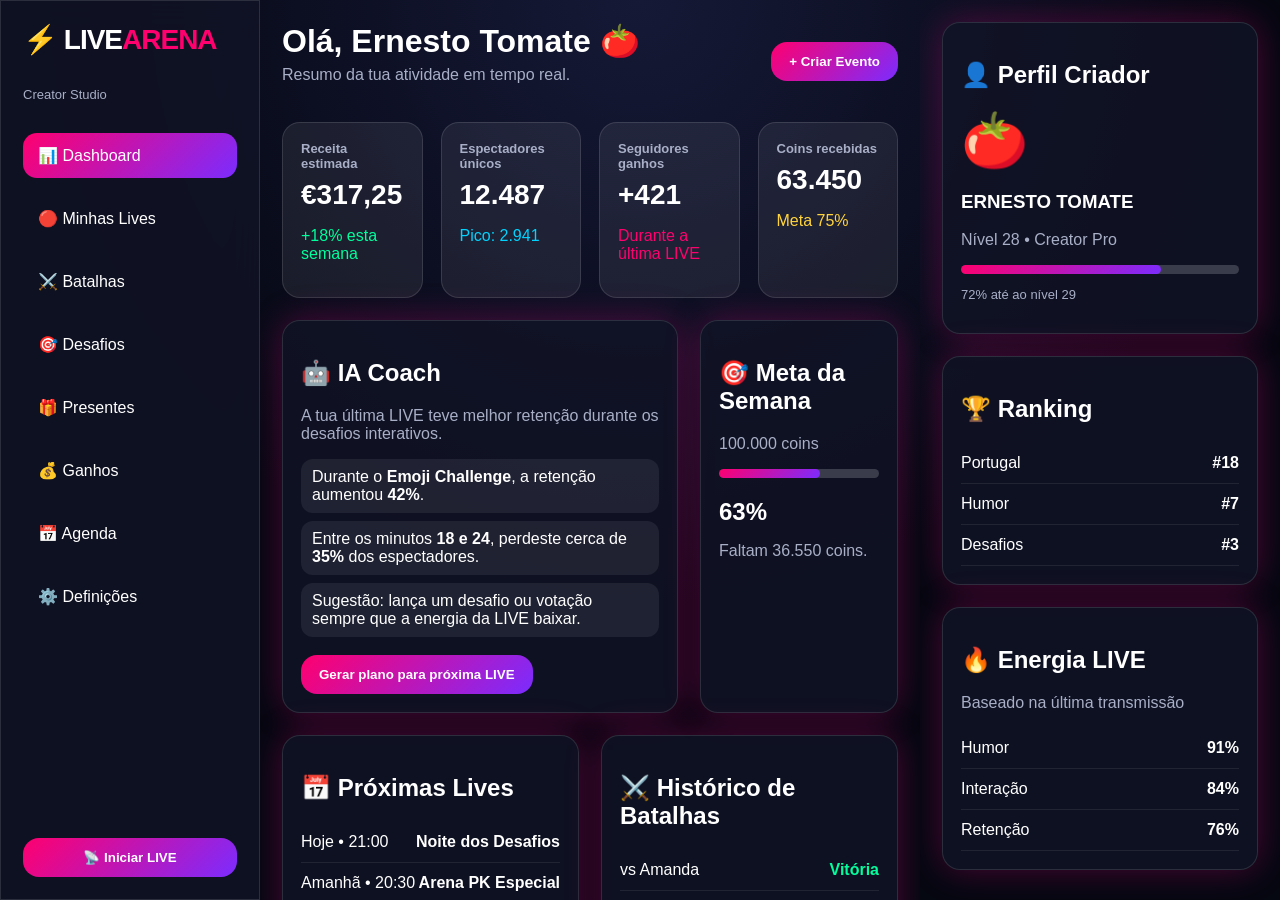
<file: dashboard.html>
<!DOCTYPE html>
<html lang="pt-PT">
<head>
  <meta charset="UTF-8">
  <meta name="viewport" content="width=device-width, initial-scale=1.0">
  <title>LIVEARENA - Dashboard Criador</title>
  <link rel="stylesheet" href="style.css">
</head>

<body>
  <div class="app-shell">

    <aside class="sidebar glass">
      <div class="logo">⚡ LIVE<span>ARENA</span></div>
      <p style="color:var(--muted);font-size:13px;">Creator Studio</p>

      <div class="nav-item active">📊 Dashboard</div>
      <div class="nav-item">🔴 Minhas Lives</div>
      <div class="nav-item">⚔️ Batalhas</div>
      <div class="nav-item">🎯 Desafios</div>
      <div class="nav-item">🎁 Presentes</div>
      <div class="nav-item">💰 Ganhos</div>
      <div class="nav-item">📅 Agenda</div>
      <div class="nav-item">⚙️ Definições</div>

      <button class="btn" style="margin-top:auto;">📡 Iniciar LIVE</button>
    </aside>

    <main class="main">

      <header style="display:flex;justify-content:space-between;align-items:center;margin-bottom:22px;">
        <div>
          <h1 style="margin:0;">Olá, Ernesto Tomate 🍅</h1>
          <p style="color:var(--muted);margin-top:6px;">Resumo da tua atividade em tempo real.</p>
        </div>
        <button class="btn">+ Criar Evento</button>
      </header>

      <section class="stat-grid">
        <div class="stat-card">
          <h3>Receita estimada</h3>
          <strong>€317,25</strong>
          <p style="color:var(--green);">+18% esta semana</p>
        </div>

        <div class="stat-card">
          <h3>Espectadores únicos</h3>
          <strong>12.487</strong>
          <p style="color:var(--cyan);">Pico: 2.941</p>
        </div>

        <div class="stat-card">
          <h3>Seguidores ganhos</h3>
          <strong>+421</strong>
          <p style="color:var(--pink);">Durante a última LIVE</p>
        </div>

        <div class="stat-card">
          <h3>Coins recebidas</h3>
          <strong>63.450</strong>
          <p style="color:var(--yellow);">Meta 75%</p>
        </div>
      </section>

      <section style="display:grid;grid-template-columns:2fr 1fr;gap:22px;margin-top:22px;">

        <div class="card">
          <h2>🤖 IA Coach</h2>
          <p style="color:var(--muted);">
            A tua última LIVE teve melhor retenção durante os desafios interativos.
          </p>

          <div class="chat-message">
            Durante o <b>Emoji Challenge</b>, a retenção aumentou <b>42%</b>.
          </div>

          <div class="chat-message">
            Entre os minutos <b>18 e 24</b>, perdeste cerca de <b>35%</b> dos espectadores.
          </div>

          <div class="chat-message">
            Sugestão: lança um desafio ou votação sempre que a energia da LIVE baixar.
          </div>

          <button class="btn" style="margin-top:10px;">Gerar plano para próxima LIVE</button>
        </div>

        <div class="card">
          <h2>🎯 Meta da Semana</h2>
          <p style="color:var(--muted);">100.000 coins</p>

          <div class="progress">
            <div class="progress-fill" style="width:63%;"></div>
          </div>

          <h1 style="margin-bottom:0;">63%</h1>
          <p style="color:var(--muted);">Faltam 36.550 coins.</p>
        </div>

      </section>

      <section style="display:grid;grid-template-columns:1fr 1fr;gap:22px;margin-top:22px;">

        <div class="card">
          <h2>📅 Próximas Lives</h2>

          <div class="ranking-item">
            <span>Hoje • 21:00</span>
            <b>Noite dos Desafios</b>
          </div>

          <div class="ranking-item">
            <span>Amanhã • 20:30</span>
            <b>Arena PK Especial</b>
          </div>

          <div class="ranking-item">
            <span>Sexta • 22:00</span>
            <b>LIVE Music Battle</b>
          </div>

          <button class="btn btn-secondary" style="margin-top:16px;width:100%;">Editar agenda</button>
        </div>

        <div class="card">
          <h2>⚔️ Histórico de Batalhas</h2>

          <div class="ranking-item">
            <span>vs Amanda</span>
            <b style="color:var(--green);">Vitória</b>
          </div>

          <div class="ranking-item">
            <span>vs Mel Magna</span>
            <b style="color:var(--pink);">Derrota</b>
          </div>

          <div class="ranking-item">
            <span>vs Lucio Costa</span>
            <b style="color:var(--green);">Vitória</b>
          </div>

          <div class="ranking-item">
            <span>vs Sofia</span>
            <b style="color:var(--yellow);">Empate</b>
          </div>
        </div>

      </section>

    </main>

    <aside class="right-panel">

      <div class="card">
        <h2>👤 Perfil Criador</h2>
        <div style="font-size:54px;">🍅</div>
        <h3>ERNESTO TOMATE</h3>
        <p style="color:var(--muted);">Nível 28 • Creator Pro</p>

        <div class="progress">
          <div class="progress-fill" style="width:72%;"></div>
        </div>

        <p style="color:var(--muted);font-size:13px;">72% até ao nível 29</p>
      </div>

      <div class="card" style="margin-top:22px;">
        <h2>🏆 Ranking</h2>
        <div class="ranking-item">
          <span>Portugal</span>
          <b>#18</b>
        </div>
        <div class="ranking-item">
          <span>Humor</span>
          <b>#7</b>
        </div>
        <div class="ranking-item">
          <span>Desafios</span>
          <b>#3</b>
        </div>
      </div>

      <div class="card" style="margin-top:22px;">
        <h2>🔥 Energia LIVE</h2>
        <p style="color:var(--muted);">Baseado na última transmissão</p>

        <div class="ranking-item">
          <span>Humor</span>
          <b>91%</b>
        </div>
        <div class="ranking-item">
          <span>Interação</span>
          <b>84%</b>
        </div>
        <div class="ranking-item">
          <span>Retenção</span>
          <b>76%</b>
        </div>
      </div>

    </aside>

  </div>
</body>
</html>
</file>
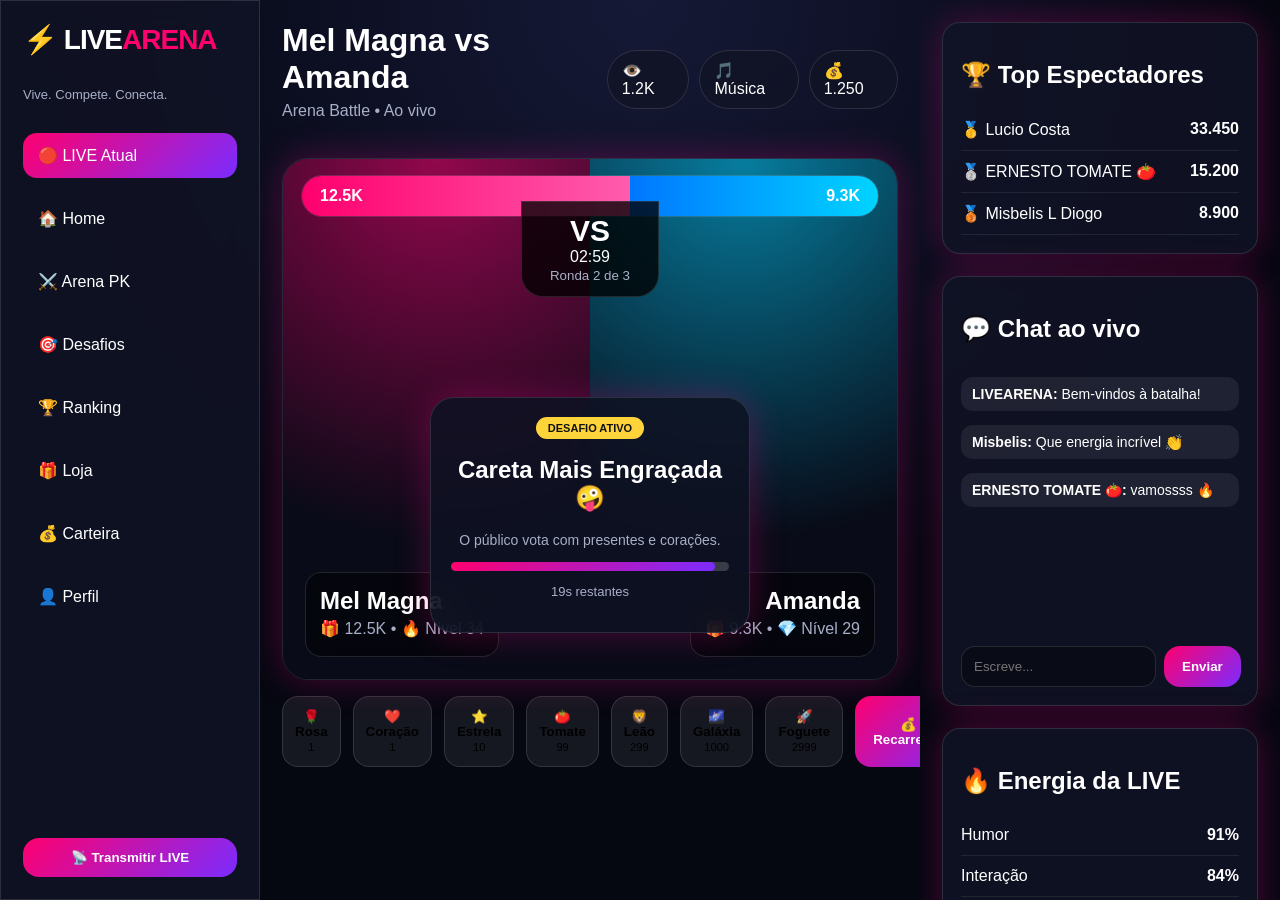
<file: live.html>
<!DOCTYPE html>
<html lang="pt-PT">
<head>
  <meta charset="UTF-8" />
  <meta name="viewport" content="width=device-width, initial-scale=1.0" />
  <title>LIVEARENA - Sala LIVE</title>
  <link rel="stylesheet" href="style.css" />
</head>

<body>
  <div class="app-shell">

    <aside class="sidebar glass">
      <div class="logo">⚡ LIVE<span>ARENA</span></div>
      <p style="color:var(--muted);font-size:13px;">Vive. Compete. Conecta.</p>

      <div class="nav-item active">🔴 LIVE Atual</div>
      <div class="nav-item">🏠 Home</div>
      <div class="nav-item">⚔️ Arena PK</div>
      <div class="nav-item">🎯 Desafios</div>
      <div class="nav-item">🏆 Ranking</div>
      <div class="nav-item">🎁 Loja</div>
      <div class="nav-item">💰 Carteira</div>
      <div class="nav-item">👤 Perfil</div>

      <button class="btn" style="margin-top:auto;">📡 Transmitir LIVE</button>
    </aside>

    <main class="main">

      <header style="display:flex;justify-content:space-between;align-items:center;margin-bottom:22px;">
        <div>
          <h1 style="margin:0;">Mel Magna vs Amanda</h1>
          <p style="color:var(--muted);margin-top:6px;">Arena Battle • Ao vivo</p>
        </div>

        <div style="display:flex;gap:10px;">
          <span class="glass" style="padding:10px 14px;border-radius:999px;">👁️ 1.2K</span>
          <span class="glass" style="padding:10px 14px;border-radius:999px;">🎵 Música</span>
          <span class="glass" style="padding:10px 14px;border-radius:999px;">💰 1.250</span>
        </div>
      </header>

      <section class="live-card">

        <div class="battle-bar">
          <div id="scoreLeft" class="battle-left" style="width:57%;">12.5K</div>
          <div id="scoreRight" class="battle-right" style="width:43%;">9.3K</div>
        </div>

        <div class="vs-badge">
          <strong style="font-size:30px;">VS</strong>
          <div id="battleTimer">03:00</div>
          <small style="color:var(--muted);">Ronda 2 de 3</small>
        </div>

        <div class="battle-grid">
          <div class="creator-left"></div>
          <div class="creator-right"></div>
        </div>

        <div class="creator-info left">
          <h2 style="margin:0;">Mel Magna</h2>
          <p style="margin:4px 0;color:var(--muted);">🎁 12.5K • 🔥 Nível 34</p>
        </div>

        <div class="creator-info right">
          <h2 style="margin:0;">Amanda</h2>
          <p style="margin:4px 0;color:var(--muted);">🎁 9.3K • 💎 Nível 29</p>
        </div>

        <div class="challenge-box pulse-neon">
          <span class="challenge-label">DESAFIO ATIVO</span>
          <h2 id="challengeTitle">Careta Mais Engraçada 🤪</h2>
          <p style="color:var(--muted);font-size:14px;">
            O público vota com presentes e corações.
          </p>

          <div class="progress">
            <div id="challengeBar" class="progress-fill" style="width:100%;"></div>
          </div>

          <p id="challengeTime" style="font-size:13px;color:var(--muted);">20s restantes</p>
        </div>

      </section>

      <section class="gift-grid">
        <button onclick="sendGift('Rosa',1)" class="gift">🌹<br><b>Rosa</b><br><small>1</small></button>
        <button onclick="sendGift('Coração',1)" class="gift">❤️<br><b>Coração</b><br><small>1</small></button>
        <button onclick="sendGift('Estrela',10)" class="gift">⭐<br><b>Estrela</b><br><small>10</small></button>
        <button onclick="sendGift('Tomate',99)" class="gift">🍅<br><b>Tomate</b><br><small>99</small></button>
        <button onclick="sendGift('Leão',299)" class="gift">🦁<br><b>Leão</b><br><small>299</small></button>
        <button onclick="sendGift('Galáxia',1000)" class="gift">🌌<br><b>Galáxia</b><br><small>1000</small></button>
        <button onclick="sendGift('Foguete',2999)" class="gift">🚀<br><b>Foguete</b><br><small>2999</small></button>
        <button class="btn">💰 Recarregar</button>
      </section>

    </main>

    <aside class="right-panel">

      <section class="card">
        <h2>🏆 Top Espectadores</h2>

        <div class="ranking-item">
          <span>🥇 Lucio Costa</span>
          <b>33.450</b>
        </div>

        <div class="ranking-item">
          <span>🥈 ERNESTO TOMATE 🍅</span>
          <b>15.200</b>
        </div>

        <div class="ranking-item">
          <span>🥉 Misbelis L Diogo</span>
          <b>8.900</b>
        </div>
      </section>

      <section class="card chat-box" style="margin-top:22px;">
        <h2>💬 Chat ao vivo</h2>

        <div id="chat" class="chat-list">
          <p class="chat-message"><b>LIVEARENA:</b> Bem-vindos à batalha!</p>
          <p class="chat-message"><b>Misbelis:</b> Que energia incrível 👏</p>
          <p class="chat-message"><b>ERNESTO TOMATE 🍅:</b> vamossss 🔥</p>
        </div>

        <div class="chat-input">
          <input id="chatInput" placeholder="Escreve..." />
          <button onclick="sendMessage()" class="btn">Enviar</button>
        </div>
      </section>

      <section class="card" style="margin-top:22px;">
        <h2>🔥 Energia da LIVE</h2>

        <div class="ranking-item">
          <span>Humor</span>
          <b>91%</b>
        </div>

        <div class="ranking-item">
          <span>Interação</span>
          <b>84%</b>
        </div>

        <div class="ranking-item">
          <span>Presentes</span>
          <b>76%</b>
        </div>
      </section>

    </aside>

  </div>

  <script src="script.js"></script>
</body>
</html>
</file>
<file: style.css>
:root {
  --bg: #050711;
  --panel: rgba(18, 20, 38, 0.82);
  --glass: rgba(255, 255, 255, 0.08);
  --border: rgba(255, 255, 255, 0.12);

  --pink: #ff006e;
  --purple: #7b2cff;
  --cyan: #00d4ff;
  --yellow: #ffd43b;
  --green: #00ff9d;

  --text: #ffffff;
  --muted: #a8afc7;

  --radius: 18px;
  --shadow: 0 0 35px rgba(255, 0, 140, 0.28);
}

* {
  box-sizing: border-box;
}

body {
  margin: 0;
  background: radial-gradient(circle at top, #151936 0%, var(--bg) 55%);
  color: var(--text);
  font-family: Arial, Helvetica, sans-serif;
  overflow-x: hidden;
}

.glass {
  background: var(--panel);
  border: 1px solid var(--border);
  backdrop-filter: blur(18px);
}

.card {
  background: var(--panel);
  border: 1px solid var(--border);
  border-radius: var(--radius);
  padding: 18px;
  box-shadow: var(--shadow);
}

.btn {
  background: linear-gradient(135deg, var(--pink), var(--purple));
  color: white;
  border: none;
  border-radius: 16px;
  padding: 12px 18px;
  font-weight: 800;
  cursor: pointer;
  transition: 0.2s ease;
}

.btn:hover {
  transform: translateY(-2px) scale(1.02);
  box-shadow: 0 0 25px rgba(255, 0, 140, 0.55);
}

.btn-secondary {
  background: rgba(255,255,255,0.08);
  border: 1px solid var(--border);
}

.logo {
  font-size: 28px;
  font-weight: 900;
  letter-spacing: -1px;
}

.logo span {
  color: var(--pink);
}

/* Layout */

.app-shell {
  display: grid;
  grid-template-columns: 260px 1fr 360px;
  height: 100vh;
}

.sidebar {
  padding: 22px;
  display: flex;
  flex-direction: column;
  gap: 18px;
}

.nav-item {
  padding: 13px 15px;
  border-radius: 14px;
  color: var(--text);
  cursor: pointer;
  transition: 0.2s ease;
}

.nav-item:hover,
.nav-item.active {
  background: linear-gradient(135deg, var(--pink), var(--purple));
}

.main {
  padding: 22px;
  overflow-y: auto;
}

.right-panel {
  padding: 22px;
  overflow-y: auto;
}

/* Live Battle */

.live-card {
  border-radius: 26px;
  overflow: hidden;
  position: relative;
  border: 1px solid var(--border);
  box-shadow: var(--shadow);
}

.battle-grid {
  display: grid;
  grid-template-columns: 1fr 1fr;
  min-height: 520px;
}

.creator-left {
  background: radial-gradient(circle at top, rgba(255,0,110,.55), #090b18 70%);
}

.creator-right {
  background: radial-gradient(circle at top, rgba(0,212,255,.55), #090b18 70%);
}

.creator-info {
  position: absolute;
  bottom: 22px;
  background: rgba(0,0,0,.45);
  border: 1px solid var(--border);
  padding: 14px;
  border-radius: 16px;
  backdrop-filter: blur(12px);
}

.creator-info.left {
  left: 22px;
}

.creator-info.right {
  right: 22px;
  text-align: right;
}

.battle-bar {
  position: absolute;
  top: 16px;
  left: 18px;
  right: 18px;
  height: 42px;
  border-radius: 30px;
  overflow: hidden;
  display: flex;
  z-index: 10;
  border: 1px solid var(--border);
}

.battle-left {
  background: linear-gradient(90deg, var(--pink), #ff5cad);
  display: flex;
  align-items: center;
  padding-left: 18px;
  font-weight: 900;
}

.battle-right {
  background: linear-gradient(90deg, #0077ff, var(--cyan));
  display: flex;
  align-items: center;
  justify-content: flex-end;
  padding-right: 18px;
  font-weight: 900;
}

.vs-badge {
  position: absolute;
  top: 42px;
  left: 50%;
  transform: translateX(-50%);
  background: rgba(0,0,0,.78);
  border: 1px solid var(--border);
  padding: 12px 28px;
  border-radius: 0 0 22px 22px;
  text-align: center;
  z-index: 20;
}

.challenge-box {
  position: absolute;
  bottom: 46px;
  left: 50%;
  transform: translateX(-50%);
  width: 320px;
  text-align: center;
  padding: 20px;
  border-radius: 24px;
  background: rgba(15,18,35,.84);
  border: 1px solid var(--border);
  backdrop-filter: blur(18px);
  box-shadow: var(--shadow);
}

.challenge-label {
  background: var(--yellow);
  color: #111;
  font-size: 11px;
  padding: 5px 12px;
  border-radius: 30px;
  font-weight: 900;
}

.progress {
  width: 100%;
  height: 9px;
  border-radius: 20px;
  background: rgba(255,255,255,.18);
  overflow: hidden;
}

.progress-fill {
  height: 100%;
  background: linear-gradient(135deg, var(--pink), var(--purple));
  border-radius: 20px;
}

/* Gifts */

.gift-grid {
  display: grid;
  grid-template-columns: repeat(8, 1fr);
  gap: 12px;
  margin-top: 16px;
}

.gift {
  background: rgba(255,255,255,.07);
  border: 1px solid var(--border);
  border-radius: 16px;
  padding: 12px;
  text-align: center;
  cursor: pointer;
  transition: .2s ease;
}

.gift:hover {
  transform: translateY(-3px);
  background: rgba(255,255,255,.13);
}

/* Chat */

.chat-box {
  height: 430px;
  display: flex;
  flex-direction: column;
}

.chat-list {
  flex: 1;
  overflow-y: auto;
  font-size: 14px;
}

.chat-message {
  padding: 9px 11px;
  margin-bottom: 8px;
  border-radius: 12px;
  background: rgba(255,255,255,.07);
}

.chat-input {
  display: flex;
  gap: 8px;
  margin-top: 12px;
}

.chat-input input {
  flex: 1;
  background: rgba(0,0,0,.35);
  border: 1px solid var(--border);
  border-radius: 14px;
  color: white;
  padding: 12px;
  outline: none;
}

/* Ranking */

.ranking-item {
  display: flex;
  justify-content: space-between;
  padding: 11px 0;
  border-bottom: 1px solid rgba(255,255,255,.08);
}

/* Dashboard */

.stat-grid {
  display: grid;
  grid-template-columns: repeat(4, 1fr);
  gap: 18px;
}

.stat-card {
  background: rgba(255,255,255,.07);
  border: 1px solid var(--border);
  border-radius: 18px;
  padding: 18px;
}

.stat-card h3 {
  color: var(--muted);
  font-size: 13px;
  margin: 0 0 8px;
}

.stat-card strong {
  font-size: 28px;
}

/* Mobile */

@media (max-width: 900px) {
  .app-shell {
    display: block;
    height: auto;
  }

  .sidebar,
  .right-panel {
    display: none;
  }

  .main {
    padding: 0;
  }

  .battle-grid {
    min-height: 100vh;
  }

  .gift-grid {
    grid-template-columns: repeat(4, 1fr);
  }

  .challenge-box {
    width: calc(100% - 32px);
    bottom: 120px;
  }

  .battle-bar {
    top: 70px;
  }

  .vs-badge {
    top: 96px;
  }
}

/* Animations */

.pulse-neon {
  animation: pulseNeon 1.8s infinite;
}

@keyframes pulseNeon {
  0% {
    box-shadow: 0 0 12px rgba(255,0,140,.25);
  }
  50% {
    box-shadow: 0 0 34px rgba(255,0,140,.75);
  }
  100% {
    box-shadow: 0 0 12px rgba(255,0,140,.25);
  }
}

.float-up {
  animation: floatUp 1.3s ease forwards;
}

@keyframes floatUp {
  from {
    opacity: 1;
    transform: translateY(0) scale(1);
  }
  to {
    opacity: 0;
    transform: translateY(-90px) scale(1.4);
  }
}
</file>
